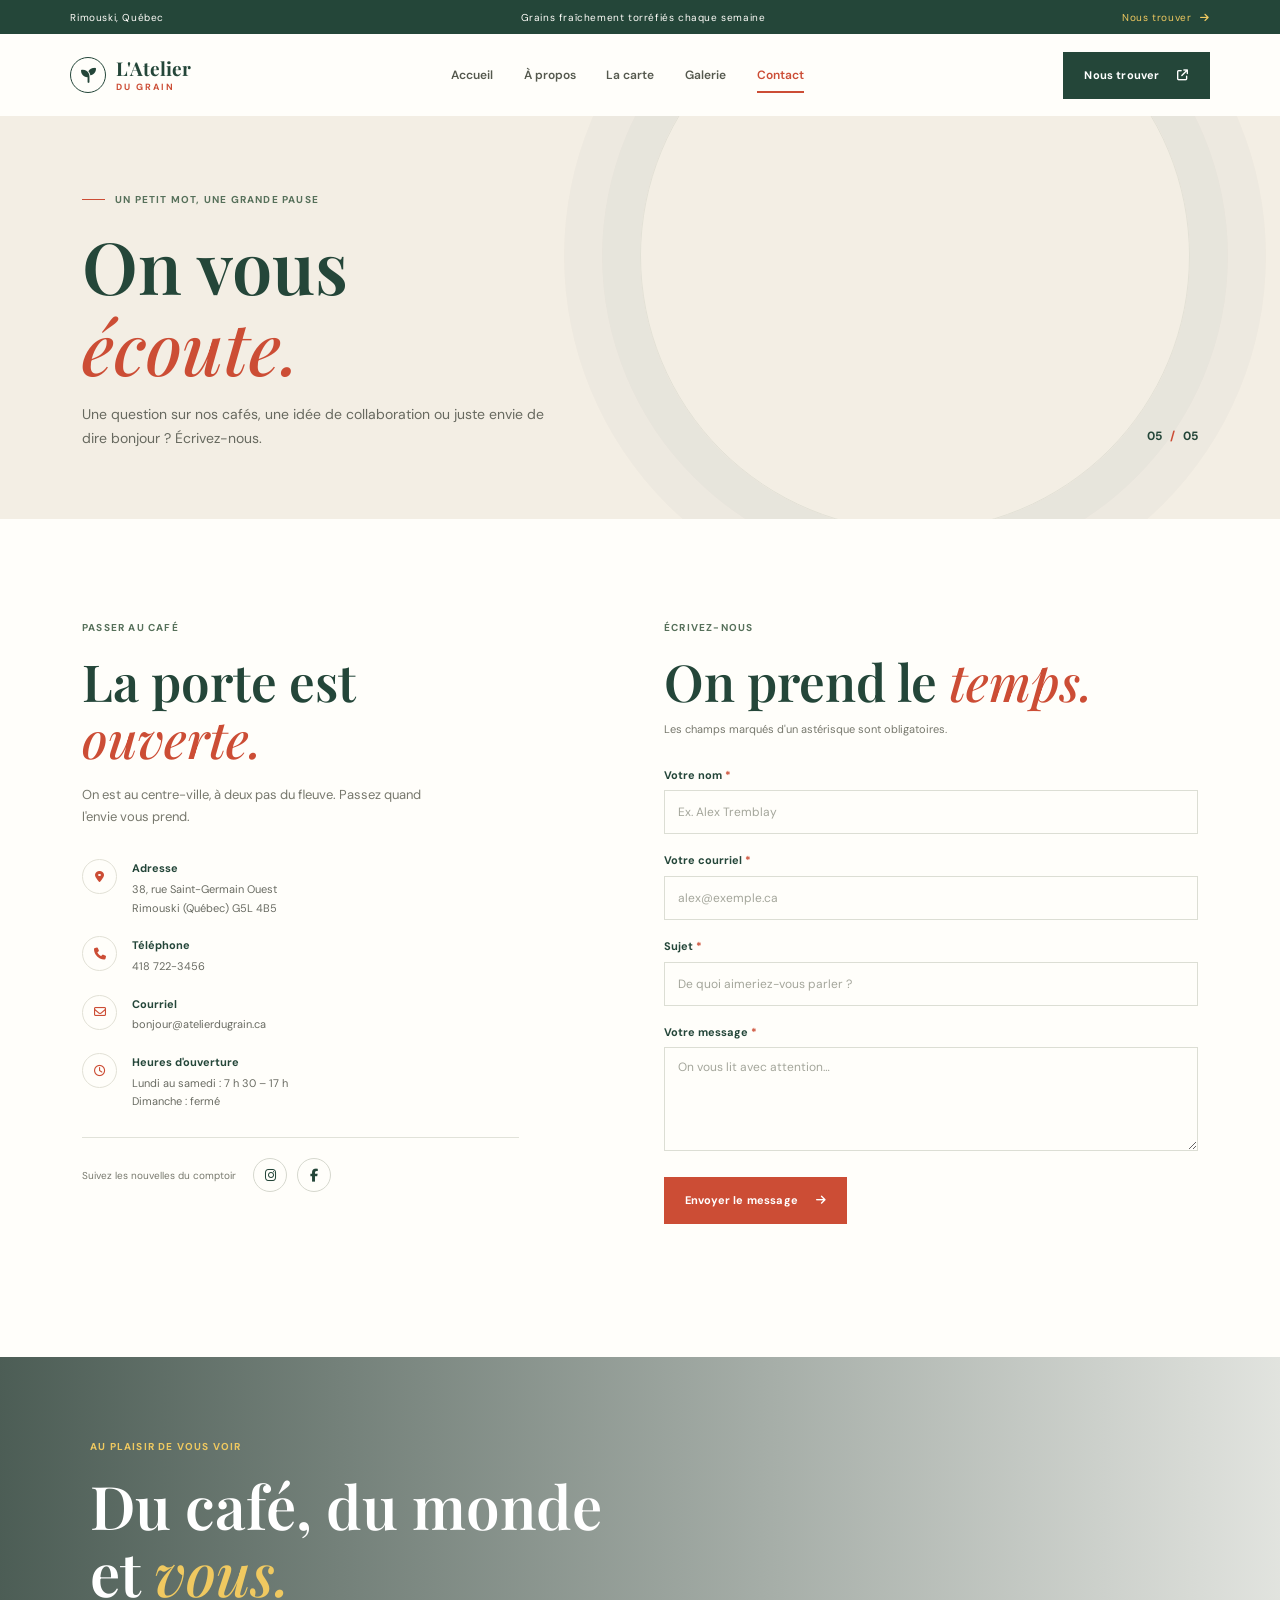
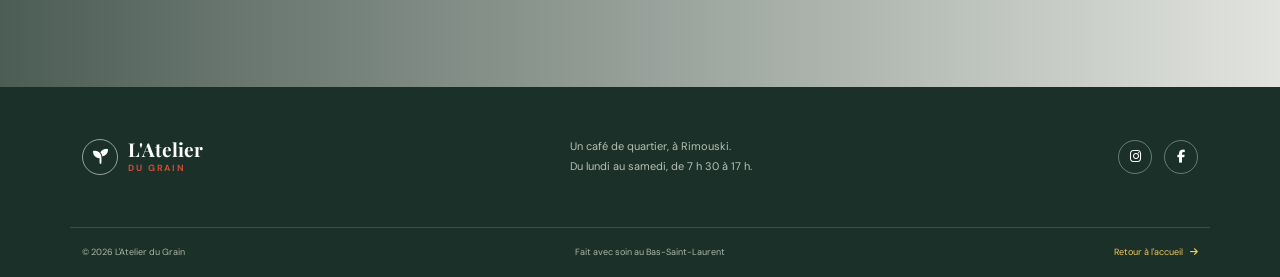
<file: contact.html>
<!doctype html>
<html lang="fr">
<head>
  <meta charset="utf-8"><meta name="viewport" content="width=device-width, initial-scale=1">
  <meta name="description" content="Écrivez à L'Atelier du Grain ou passez nous voir au centre-ville de Rimouski.">
  <title>Contact | L'Atelier du Grain</title>
  <link rel="preconnect" href="https://fonts.googleapis.com"><link rel="preconnect" href="https://fonts.gstatic.com" crossorigin>
  <link href="https://fonts.googleapis.com/css2?family=DM+Sans:wght@400;500;600;700&family=Playfair+Display:wght@500;600;700&display=swap" rel="stylesheet">
  <link href="https://cdn.jsdelivr.net/npm/bootstrap@5.3.3/dist/css/bootstrap.min.css" rel="stylesheet"><link href="https://cdnjs.cloudflare.com/ajax/libs/font-awesome/6.5.2/css/all.min.css" rel="stylesheet"><link href="css/styles.css" rel="stylesheet">
  <script src="js/contact.js" defer></script>
</head>
<body>
  <div class="announcement"><span>Rimouski, Québec</span><span>Grains fraîchement torréfiés chaque semaine</span><a href="#coordonnees">Nous trouver <i class="fa-solid fa-arrow-right" aria-hidden="true"></i></a></div>
  <header class="site-header"><nav class="navbar site-nav" aria-label="Navigation principale"><a class="brand" href="index.html" aria-label="L'Atelier du Grain, accueil"><span class="brand-mark"><i class="fa-solid fa-seedling" aria-hidden="true"></i></span><span>L'Atelier <small>du grain</small></span></a><div class="nav-links"><a class="nav-link" href="index.html">Accueil</a><a class="nav-link" href="apropos.html">À propos</a><a class="nav-link" href="produits.html">La carte</a><a class="nav-link" href="galerie.html">Galerie</a><a class="nav-link active" href="contact.html" aria-current="page">Contact</a></div><a class="button button-dark nav-cta" href="#coordonnees">Nous trouver <i class="fa-solid fa-arrow-up-right-from-square" aria-hidden="true"></i></a></nav></header>
  <main>
    <section class="page-hero contact-page-hero"><div class="container page-hero-inner"><p class="eyebrow"><span class="eyebrow-line"></span> Un petit mot, une grande pause</p><h1>On vous<br><em>écoute.</em></h1><p>Une question sur nos cafés, une idée de collaboration ou juste envie de dire bonjour ? Écrivez-nous.</p><div class="page-hero-index">05 <span>/</span> 05</div></div></section>
    <section class="contact-section section-pad" id="coordonnees"><div class="container"><div class="row g-5"><div class="col-lg-5"><p class="eyebrow">Passer au café</p><h2>La porte est<br><em>ouverte.</em></h2><p class="contact-intro">On est au centre-ville, à deux pas du fleuve. Passez quand l'envie vous prend.</p><div class="contact-detail"><span class="detail-icon"><i class="fa-solid fa-location-dot" aria-hidden="true"></i></span><div><strong>Adresse</strong><p>38, rue Saint-Germain Ouest<br>Rimouski (Québec) G5L 4B5</p></div></div><div class="contact-detail"><span class="detail-icon"><i class="fa-solid fa-phone" aria-hidden="true"></i></span><div><strong>Téléphone</strong><p><a href="tel:+14187223456">418 722-3456</a></p></div></div><div class="contact-detail"><span class="detail-icon"><i class="fa-regular fa-envelope" aria-hidden="true"></i></span><div><strong>Courriel</strong><p><a href="mailto:bonjour@atelierdugrain.ca">bonjour@atelierdugrain.ca</a></p></div></div><div class="contact-detail"><span class="detail-icon"><i class="fa-regular fa-clock" aria-hidden="true"></i></span><div><strong>Heures d'ouverture</strong><p>Lundi au samedi : 7 h 30 – 17 h<br>Dimanche : fermé</p></div></div><div class="contact-social"><span>Suivez les nouvelles du comptoir</span><a href="https://instagram.com" aria-label="Instagram"><i class="fa-brands fa-instagram" aria-hidden="true"></i></a><a href="https://facebook.com" aria-label="Facebook"><i class="fa-brands fa-facebook-f" aria-hidden="true"></i></a></div></div>
      <div class="col-lg-6 offset-lg-1"><div class="form-heading"><p class="eyebrow">Écrivez-nous</p><h2>On prend le <em>temps.</em></h2><p>Les champs marqués d'un astérisque sont obligatoires.</p></div><form id="contact-form" class="contact-form"><div class="form-row"><label for="nom">Votre nom <span>*</span></label><input type="text" id="nom" name="nom" autocomplete="name" placeholder="Ex. Alex Tremblay" required></div><div class="form-row"><label for="courriel">Votre courriel <span>*</span></label><input type="email" id="courriel" name="courriel" autocomplete="email" placeholder="alex@exemple.ca" required></div><div class="form-row"><label for="sujet">Sujet <span>*</span></label><input type="text" id="sujet" name="sujet" placeholder="De quoi aimeriez-vous parler ?" required></div><div class="form-row"><label for="message">Votre message <span>*</span></label><textarea id="message" name="message" rows="5" placeholder="On vous lit avec attention…" required></textarea></div><button class="button button-red" type="submit">Envoyer le message <i class="fa-solid fa-arrow-right" aria-hidden="true"></i></button><p id="form-status" class="form-status" role="status" aria-live="polite"></p></form></div></div></div></section>
    <section class="contact-photo"><div class="contact-photo-overlay"><p class="eyebrow">Au plaisir de vous voir</p><h2>Du café, du monde<br>et <em>vous.</em></h2></div></section>
  </main>
  <footer class="site-footer"><div class="container footer-main"><a class="brand footer-brand" href="index.html"><span class="brand-mark"><i class="fa-solid fa-seedling" aria-hidden="true"></i></span><span>L'Atelier <small>du grain</small></span></a><p>Un café de quartier, à Rimouski.<br>Du lundi au samedi, de 7 h 30 à 17 h.</p><div class="footer-social"><a href="https://instagram.com" aria-label="Instagram"><i class="fa-brands fa-instagram" aria-hidden="true"></i></a><a href="https://facebook.com" aria-label="Facebook"><i class="fa-brands fa-facebook-f" aria-hidden="true"></i></a></div></div><div class="container footer-bottom"><span>© 2026 L'Atelier du Grain</span><span>Fait avec soin au Bas-Saint-Laurent</span><a href="index.html">Retour à l'accueil <i class="fa-solid fa-arrow-right" aria-hidden="true"></i></a></div></footer>
</body>
</html>
</file>
<file: css/styles.css>
:root {
  --ink: #202820;
  --forest: #244639;
  --moss: #56705a;
  --paper: #f6f5ef;
  --white: #fffefa;
  --red: #cc4d35;
  --gold: #e5b64c;
  --muted: #77786d;
  --serif: "Playfair Display", Georgia, serif;
  --sans: "DM Sans", sans-serif;
}

* { box-sizing: border-box; }
html { scroll-behavior: smooth; }
body { margin: 0; background: var(--white); color: var(--ink); font-family: var(--sans); font-size: 15px; line-height: 1.7; }
a { color: inherit; text-decoration: none; }
img { display: block; width: 100%; }
h1, h2, h3, p { margin-top: 0; }
h1, h2, h3 { font-family: var(--serif); font-weight: 600; line-height: 1.12; }
h1 em, h2 em { color: var(--red); font-weight: 500; }
.announcement { height: 34px; padding: 0 5.5%; display: flex; align-items: center; justify-content: space-between; background: var(--forest); color: #fffefa; font-size: 10px; letter-spacing: .06em; }
.announcement a { color: #f0c960; }
.announcement i { padding-left: 5px; }
.site-header { background: var(--white); position: relative; z-index: 3; }
.site-nav { min-height: 82px; max-width: 1440px; padding: 12px 5.5%; margin: auto; display: flex; align-items: center; justify-content: space-between; gap: 24px; }
.brand { display: inline-flex; align-items: center; gap: 10px; color: var(--forest); font-family: var(--serif); font-size: 19px; font-weight: 700; line-height: 1; white-space: nowrap; }
.brand small { display: block; margin-top: 5px; color: var(--red); font-family: var(--sans); font-size: 9px; font-weight: 700; letter-spacing: .21em; text-transform: uppercase; }
.brand-mark { width: 36px; height: 36px; display: grid; place-items: center; border: 1px solid var(--forest); border-radius: 50%; font-size: 15px; }
.nav-links { display: flex; align-items: center; gap: clamp(14px, 2.4vw, 36px); }
.nav-links .nav-link { padding: 8px 0; color: #55594e; font-size: 12px; font-weight: 600; transition: color .2s ease; }
.nav-links .nav-link:hover, .nav-links .nav-link.active { color: var(--red); }
.nav-links .nav-link.active { box-shadow: inset 0 -2px var(--red); }
.button { display: inline-flex; min-height: 47px; align-items: center; justify-content: center; gap: 18px; padding: 0 21px; border: 0; font-family: var(--sans); font-size: 11px; font-weight: 700; letter-spacing: .015em; transition: transform .2s ease, background .2s ease; }
.button:hover { transform: translateY(-2px); }
.button i { font-size: 11px; }
.button-dark { background: var(--forest); color: white; }
.button-dark:hover { background: var(--red); color: white; }
.button-red { background: var(--red); color: white; }
.button-red:hover { background: var(--forest); color: white; }
.button-light { background: var(--paper); color: var(--forest); }
.button-light:hover { background: var(--gold); color: var(--ink); }
.hero { position: relative; min-height: 610px; height: min(680px, calc(100vh - 116px)); max-height: 760px; overflow: hidden; background: #dad6c6; }
.hero-image { position: absolute; inset: 0 0 0 42%; background: linear-gradient(90deg, rgba(32,40,32,.18), transparent 34%), url("https://images.unsplash.com/photo-1495474472287-4d71bcdd2085?auto=format&fit=crop&w=1900&q=90") center 52% / cover; }
.hero-copy { position: relative; z-index: 1; width: min(55%, 680px); height: 100%; padding: clamp(64px, 9vw, 132px) 0 80px max(8%, calc((100vw - 1250px) / 2)); background: var(--paper); clip-path: polygon(0 0, 100% 0, 88% 100%, 0 100%); }
.eyebrow { display: flex; align-items: center; gap: 10px; margin-bottom: 17px; color: var(--moss); font-size: 10px; font-weight: 700; letter-spacing: .12em; text-transform: uppercase; }
.eyebrow-line { width: 23px; height: 1px; background: var(--red); }
.hero h1 { margin-bottom: 22px; color: var(--forest); font-size: clamp(48px, 6.2vw, 82px); letter-spacing: 0; }
.hero-text { max-width: 370px; margin-bottom: 28px; color: #65675e; font-size: 14px; }
.hero-actions { display: flex; align-items: center; gap: 24px; }
.text-link { display: inline-flex; align-items: center; gap: 10px; color: var(--forest); font-size: 11px; font-weight: 700; }
.text-link i { color: var(--red); transition: transform .2s ease; }
.text-link:hover i { transform: translateX(4px); }
.hero-note { position: absolute; bottom: 48px; display: flex; align-items: center; gap: 12px; }
.note-icon { width: 36px; height: 36px; display: grid; place-items: center; border: 1px solid #d1d2c5; border-radius: 50%; color: var(--red); }
.hero-note strong, .hero-note small { display: block; }
.hero-note strong { font-size: 10px; }
.hero-note small { color: var(--muted); font-size: 10px; }
.hero-caption { position: absolute; right: 5.5%; bottom: 30px; display: flex; gap: 15px; color: white; font-size: 10px; text-shadow: 0 1px 5px #222; }
.hero-caption span:first-child { color: #f3c45d; }
.section-pad { padding: 100px 0; }
.intro-section { background: var(--white); }
.intro-section h2, .section-heading h2, .story-section h2, .contact-section h2 { margin-bottom: 0; color: var(--forest); font-size: clamp(34px, 4vw, 51px); }
.body-large { margin: 0 0 22px; color: #65675e; font-size: 16px; line-height: 1.8; }
.feature-grid { margin-top: 74px; }
.feature-item { min-height: 214px; padding: 24px 28px; border-top: 1px solid #dcded3; position: relative; }
.feature-item.feature-accent { background: var(--paper); border-top-color: var(--red); }
.feature-number { position: absolute; top: 26px; right: 28px; color: #a1a294; font-size: 10px; }
.feature-icon { margin: 10px 0 25px; color: var(--red); font-size: 22px; }
.feature-item h3 { margin-bottom: 8px; font-size: 20px; }
.feature-item p { max-width: 260px; margin-bottom: 0; color: var(--muted); font-size: 12px; }
.home-menu { background: var(--paper); }
.section-heading { display: flex; align-items: end; justify-content: space-between; gap: 30px; margin-bottom: 38px; }
.section-heading h2 { font-size: clamp(35px, 4vw, 49px); }
.menu-feature { height: 100%; }
.menu-feature img { height: 255px; object-fit: cover; }
.menu-feature-meta { display: flex; justify-content: space-between; gap: 12px; padding: 18px 0 0; }
.menu-feature-meta h3 { margin-bottom: 4px; font-size: 19px; }
.menu-feature-meta p { margin-bottom: 0; color: var(--muted); font-size: 11px; }
.menu-feature-meta > span { color: var(--red); font-size: 12px; font-weight: 700; white-space: nowrap; }
.visit-band { position: relative; overflow: hidden; background: var(--forest); color: white; }
.visit-band::after { position: absolute; top: -110px; right: 11%; width: 390px; height: 390px; border: 1px solid rgba(255,255,255,.12); border-radius: 50%; content: ""; box-shadow: 0 0 0 40px rgba(255,255,255,.025), 0 0 0 80px rgba(255,255,255,.025); }
.visit-content { position: relative; min-height: 360px; padding-top: 75px; padding-bottom: 70px; z-index: 1; }
.visit-content .eyebrow { color: #e7c45f; }
.visit-content h2 { margin-bottom: 26px; font-size: clamp(40px, 5vw, 60px); }
.visit-content h2 em { color: #e7c45f; }
.visit-stamp { position: absolute; right: 10%; bottom: 66px; display: flex; align-items: flex-start; gap: 12px; color: #fffefa; font-size: 11px; line-height: 1.8; }
.visit-stamp i { margin-top: 4px; color: #e7c45f; }
.site-footer { background: #1b3028; color: #f7f5ed; }
.footer-main { min-height: 140px; display: flex; align-items: center; justify-content: space-between; gap: 30px; }
.footer-brand { color: white; }
.footer-brand .brand-mark { border-color: rgba(255,255,255,.55); }
.footer-main > p { margin: 0; color: #b9c0b5; font-size: 11px; line-height: 1.8; }
.footer-social { display: flex; gap: 12px; }
.footer-social a, .contact-social a { width: 34px; height: 34px; display: grid; place-items: center; border: 1px solid rgba(255,255,255,.35); border-radius: 50%; color: white; font-size: 13px; transition: background .2s ease; }
.footer-social a:hover { background: var(--red); }
.footer-bottom { min-height: 50px; display: flex; align-items: center; justify-content: space-between; gap: 18px; border-top: 1px solid rgba(255,255,255,.14); color: #aeb7aa; font-size: 9px; }
.footer-bottom a { color: #f0c960; }
.footer-bottom i { margin-left: 5px; }
.page-hero { position: relative; min-height: 400px; overflow: hidden; background: var(--paper); }
.page-hero::after { position: absolute; top: -135px; right: 7%; width: 550px; height: 550px; border: 1px solid #e2e1d6; border-radius: 50%; content: ""; box-shadow: 0 0 0 38px rgba(36,70,57,.025), 0 0 0 76px rgba(36,70,57,.025); }
.page-hero-inner { position: relative; padding-top: 75px; padding-bottom: 68px; z-index: 1; }
.page-hero h1 { margin-bottom: 17px; color: var(--forest); font-size: clamp(48px, 6vw, 72px); }
.page-hero-inner > p:not(.eyebrow) { max-width: 465px; margin-bottom: 0; color: #67695f; font-size: 14px; }
.page-hero-index { position: absolute; right: 12px; bottom: 72px; color: var(--forest); font-size: 12px; font-weight: 700; }
.page-hero-index span { padding: 0 5px; color: var(--red); }
.story-section { background: var(--white); }
.story-image { position: relative; padding: 0 35px 35px 0; }
.story-image::after { position: absolute; right: 0; bottom: 0; width: 60%; height: 70%; background: var(--gold); content: ""; z-index: 0; }
.story-image img { position: relative; height: 440px; object-fit: cover; z-index: 1; }
.image-label { position: absolute; right: -2px; bottom: 24px; padding: 10px 16px; background: var(--forest); color: white; font-size: 10px; z-index: 2; }
.story-section h2 { margin: 0 0 23px; }
.story-section .col-lg-5 > p:not(.eyebrow) { color: #696b62; font-size: 13px; }
.signature { margin-top: 28px; color: var(--red); font-family: var(--serif); font-size: 20px; font-style: italic; }
.signature span { display: block; margin-top: 4px; color: var(--muted); font-family: var(--sans); font-size: 9px; font-style: normal; letter-spacing: .1em; text-transform: uppercase; }
.values-section { background: var(--paper); }
.values-intro { max-width: 370px; margin-bottom: 5px; }
.value-list { margin-top: 45px; border-top: 1px solid #d9dbd0; }
.value-item { padding: 30px 30px 0 0; }
.value-item + .value-item { padding-left: 28px; border-left: 1px solid #d9dbd0; }
.value-item > span { color: var(--red); font-size: 10px; font-weight: 700; }
.value-item h3 { margin: 18px 0 8px; font-size: 20px; }
.value-item p { max-width: 290px; margin-bottom: 0; color: var(--muted); font-size: 12px; }
.team-section { background: var(--white); }
.team-note { max-width: 280px; margin-bottom: 4px; color: var(--muted); font-size: 13px; }
.team-member { padding-bottom: 24px; border-bottom: 1px solid #e0e1d9; }
.team-member > img { height: 360px; object-fit: cover; object-position: center 37%; }
.team-member-info { display: flex; justify-content: space-between; align-items: center; padding: 19px 0 8px; }
.team-member-info h3 { margin-bottom: 4px; font-size: 21px; }
.team-member-info p { margin-bottom: 0; color: var(--muted); font-size: 10px; }
.team-symbol { color: var(--red); font-size: 18px; }
.team-bio { max-width: 480px; margin-bottom: 0; color: #707167; font-size: 12px; }
.menu-page-hero { background: #f3eee4; }
.menu-category-heading { display: flex; align-items: center; gap: 18px; padding: 0 0 19px; border-bottom: 1px solid #d8d9cf; }
.menu-category-heading > span { color: var(--red); font-size: 12px; font-weight: 700; }
.menu-category-heading .eyebrow { margin-bottom: 3px; }
.menu-category-heading h2 { margin-bottom: 0; color: var(--forest); font-size: 30px; }
.menu-category-heading > p { margin: 0 0 0 auto; color: var(--muted); font-size: 11px; }
.menu-grid { margin-top: 25px; }
.product-item { height: 100%; }
.product-item img { height: 215px; object-fit: cover; }
.product-copy { display: flex; justify-content: space-between; gap: 10px; padding: 14px 0 4px; }
.product-copy h3 { margin-bottom: 5px; font-size: 17px; }
.product-copy p { margin: 0; color: var(--muted); font-size: 11px; }
.product-price { padding-top: 2px; color: var(--red); font-size: 11px; font-weight: 700; white-space: nowrap; }
.pastry-heading { margin-top: 65px; }
.menu-disclaimer { margin: 36px 0 0; color: var(--muted); font-size: 10px; }
.menu-disclaimer i { margin-right: 5px; color: var(--red); }
.gallery-page-hero { background: #edf0e8; }
.gallery-heading { margin-bottom: 34px; }
.gallery-heading h2 { margin-bottom: 12px; color: var(--forest); font-size: clamp(34px, 4vw, 48px); }
.gallery-heading > p:last-child { margin-bottom: 0; color: var(--muted); font-size: 12px; }
.gallery-tile { position: relative; height: 290px; margin: 0; overflow: hidden; background: #e4e2d9; }
.gallery-tile.gallery-tall { height: 590px; }
.gallery-tile.gallery-wide { height: 330px; }
.gallery-tile img { height: 100%; object-fit: cover; transition: transform .5s ease; }
.gallery-tile:hover img { transform: scale(1.035); }
.gallery-tile figcaption { position: absolute; right: 0; bottom: 0; left: 0; padding: 30px 17px 14px; background: linear-gradient(transparent, rgba(19,31,25,.75)); color: white; font-family: var(--serif); font-size: 16px; }
.contact-page-hero { background: #f3eee4; }
.contact-section { background: var(--white); }
.contact-section h2 { margin-bottom: 17px; }
.contact-intro { max-width: 340px; margin-bottom: 31px; color: var(--muted); font-size: 13px; }
.contact-detail { display: flex; gap: 15px; margin: 0 0 19px; }
.detail-icon { width: 35px; height: 35px; flex: 0 0 35px; display: grid; place-items: center; border: 1px solid #e2e1d6; border-radius: 50%; color: var(--red); font-size: 12px; }
.contact-detail strong { display: block; margin-bottom: 2px; color: var(--forest); font-size: 11px; }
.contact-detail p { margin: 0; color: #696b62; font-size: 11px; line-height: 1.7; }
.contact-detail a:hover { color: var(--red); }
.contact-social { display: flex; align-items: center; gap: 10px; margin-top: 26px; padding-top: 20px; border-top: 1px solid #e1e2d9; }
.contact-social span { margin-right: 7px; color: var(--muted); font-size: 10px; }
.contact-social a { border-color: #d6d8ce; color: var(--forest); }
.contact-social a:hover { background: var(--forest); color: white; }
.form-heading { margin-bottom: 25px; }
.form-heading h2 { margin: 0 0 10px; }
.form-heading > p:last-child { margin-bottom: 0; color: var(--muted); font-size: 11px; }
.contact-form { padding-top: 2px; }
.form-row { margin-bottom: 17px; }
.form-row label { display: block; margin-bottom: 6px; color: var(--forest); font-size: 11px; font-weight: 700; }
.form-row label span { color: var(--red); }
.form-row input, .form-row textarea { width: 100%; padding: 11px 13px; border: 1px solid #dcded4; border-radius: 0; outline: none; background: var(--white); color: var(--ink); font: 12px var(--sans); resize: vertical; transition: border-color .2s ease, box-shadow .2s ease; }
.form-row input { height: 44px; }
.form-row input:focus, .form-row textarea:focus { border-color: var(--moss); box-shadow: 0 0 0 3px rgba(86,112,90,.12); }
.form-row input::placeholder, .form-row textarea::placeholder { color: #a4a69b; }
.form-status { min-height: 22px; margin: 11px 0 0; color: var(--forest); font-size: 11px; }
.contact-photo { min-height: 330px; display: flex; align-items: center; background: linear-gradient(90deg, rgba(26,48,39,.78), rgba(26,48,39,.13)), url("https://images.unsplash.com/photo-1493857671505-72967e2e2760?auto=format&fit=crop&w=1800&q=85") center 54% / cover; }
.contact-photo-overlay { width: min(1100px, 90%); margin: auto; color: white; }
.contact-photo-overlay .eyebrow { color: #f0c960; }
.contact-photo-overlay h2 { margin: 0; font-size: clamp(38px, 5vw, 60px); }
.contact-photo-overlay h2 em { color: #f0c960; }

@media (max-width: 900px) {
  .site-nav { flex-wrap: wrap; padding: 13px 5%; }
  .nav-links { order: 3; width: 100%; justify-content: center; gap: 24px; }
  .nav-cta { margin-left: auto; }
  .hero { height: auto; min-height: 680px; }
  .hero-image { inset: 0 0 0 35%; }
  .hero-copy { width: 65%; min-height: 680px; padding-left: 8%; }
  .section-pad { padding: 78px 0; }
  .page-hero-index { right: 22px; }
}

@media (max-width: 600px) {
  .announcement { height: 32px; padding: 0 5%; font-size: 9px; }
  .announcement > span:nth-child(2) { display: none; }
  .site-nav { min-height: 0; gap: 12px; padding: 14px 5%; }
  .brand { font-size: 17px; }
  .brand-mark { width: 32px; height: 32px; }
  .nav-cta { min-height: 36px; padding: 0 10px; font-size: 9px; gap: 8px; }
  .nav-links { justify-content: space-between; gap: 7px; overflow-x: auto; }
  .nav-links .nav-link { flex: 0 0 auto; font-size: 10px; }
  .hero { min-height: 690px; }
  .hero-image { inset: 0; background-position: 58% center; }
  .hero::after { position: absolute; inset: 0; background: linear-gradient(90deg, rgba(246,245,239,.97) 0%, rgba(246,245,239,.92) 55%, rgba(246,245,239,.28) 100%); content: ""; }
  .hero-copy { width: 100%; min-height: 690px; padding: 105px 7% 90px; background: transparent; clip-path: none; z-index: 1; }
  .hero h1 { font-size: 55px; }
  .hero-text { max-width: 330px; }
  .hero-note { bottom: 38px; }
  .hero-caption { right: 7%; bottom: 24px; }
  .section-pad { padding: 64px 0; }
  .intro-section h2, .section-heading h2, .story-section h2, .contact-section h2 { font-size: 37px; }
  .feature-grid { margin-top: 45px; }
  .feature-item { min-height: 185px; }
  .section-heading { align-items: flex-start; flex-direction: column; gap: 17px; }
  .menu-feature img { height: 230px; }
  .visit-content { min-height: 350px; padding-top: 62px; }
  .visit-stamp { right: 12px; bottom: 28px; font-size: 9px; }
  .visit-band::after { right: -210px; }
  .footer-main { min-height: auto; flex-wrap: wrap; padding-top: 30px; padding-bottom: 23px; }
  .footer-main > p { order: 3; width: 100%; }
  .footer-bottom { flex-wrap: wrap; justify-content: space-between; padding-top: 12px; padding-bottom: 12px; }
  .footer-bottom > span:nth-child(2) { display: none; }
  .page-hero { min-height: 350px; }
  .page-hero-inner { padding-top: 66px; padding-bottom: 55px; }
  .page-hero h1 { font-size: 53px; }
  .page-hero-index { right: 20px; bottom: 25px; }
  .page-hero::after { top: -95px; right: -280px; }
  .story-image img { height: 330px; }
  .story-section .col-lg-5 { padding-top: 5px; }
  .value-list { margin-top: 30px; }
  .value-item, .value-item + .value-item { padding: 22px 0; border-left: 0; border-bottom: 1px solid #d9dbd0; }
  .value-item h3 { margin-top: 9px; }
  .team-member > img { height: 320px; }
  .menu-category-heading { align-items: flex-start; gap: 12px; }
  .menu-category-heading > p { max-width: 120px; font-size: 10px; text-align: right; }
  .product-item img { height: 245px; }
  .pastry-heading { margin-top: 45px; }
  .gallery-tile, .gallery-tile.gallery-wide { height: 270px; }
  .gallery-tile.gallery-tall { height: 340px; }
  .gallery-grid { --bs-gutter-y: 12px; }
  .contact-photo { min-height: 270px; }
}
</file>
